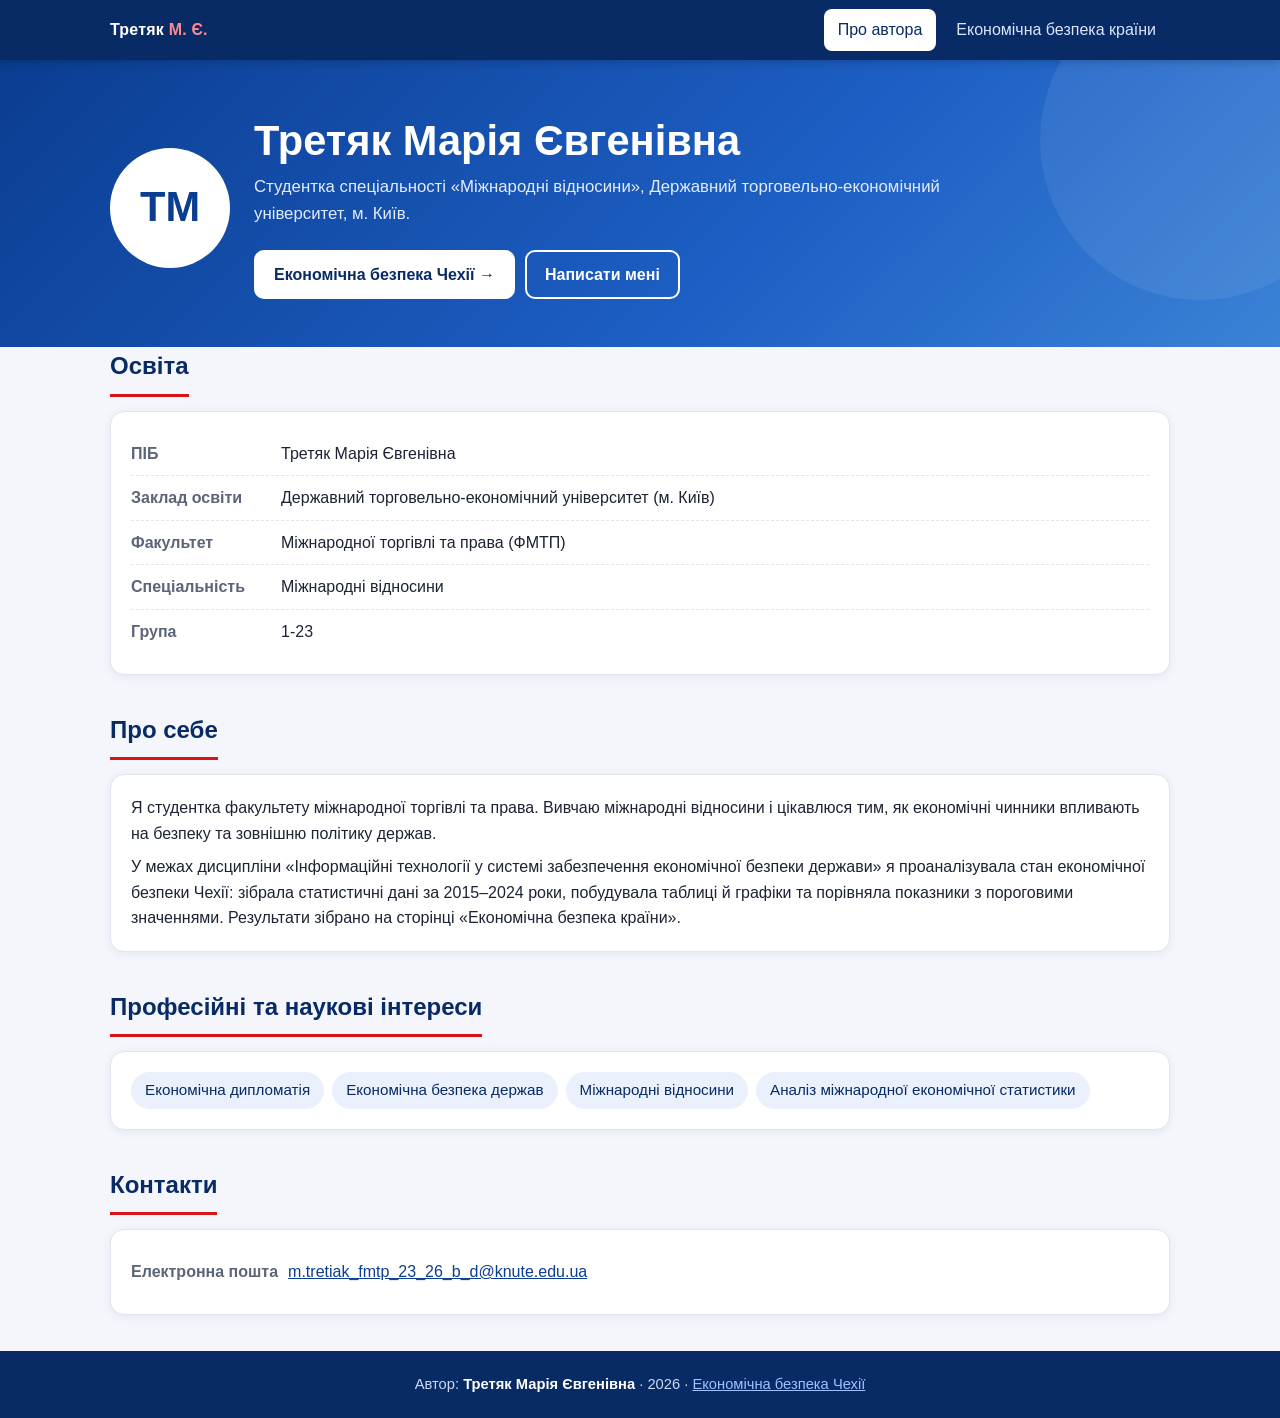
<file: index.html>
<!DOCTYPE html>
<html lang="uk">
<head>
  <meta charset="UTF-8">
  <meta name="viewport" content="width=device-width, initial-scale=1">
  <meta name="description" content="Сайт-візитівка Третяк Марії Євгенівни, студентки спеціальності «Міжнародні відносини»: інформація про автора та аналіз економічної безпеки Чехії.">
  <title>Третяк Марія Євгенівна — про автора</title>
  <link rel="stylesheet" href="style.css">
</head>
<body>
  <header class="site-header">
    <div class="container nav">
      <a class="brand" href="index.html">Третяк <span>М. Є.</span></a>
      <button class="nav-toggle" id="navToggle" aria-expanded="false" aria-controls="navLinks">☰ Меню</button>
      <ul class="nav-links" id="navLinks">
        <li><a class="active" href="index.html">Про автора</a></li>
        <li><a href="country.html">Економічна безпека країни</a></li>
      </ul>
    </div>
  </header>

  <div class="hero">
    <div class="container profile-hero">
      <div class="avatar" aria-hidden="true">ТМ</div>
      <div>
        <h1>Третяк Марія Євгенівна</h1>
        <p>Студентка спеціальності «Міжнародні відносини», Державний торговельно-економічний університет, м. Київ.</p>
        <div class="btns">
          <a class="btn primary" href="country.html">Економічна безпека Чехії →</a>
          <a class="btn" href="mailto:m.tretiak_fmtp_23_26_b_d@knute.edu.ua">Написати мені</a>
        </div>
      </div>
    </div>
  </div>

  <main class="container">
    <section>
      <h2>Освіта</h2>
      <div class="card">
        <ul class="info-list">
          <li><span class="k">ПІБ</span><span>Третяк Марія Євгенівна</span></li>
          <li><span class="k">Заклад освіти</span><span>Державний торговельно-економічний університет (м. Київ)</span></li>
          <li><span class="k">Факультет</span><span>Міжнародної торгівлі та права (ФМТП)</span></li>
          <li><span class="k">Спеціальність</span><span>Міжнародні відносини</span></li>
          <li><span class="k">Група</span><span>1-23</span></li>
        </ul>
      </div>
    </section>

    <section>
      <h2>Про себе</h2>
      <div class="card">
        <p>Я студентка факультету міжнародної торгівлі та права. Вивчаю міжнародні відносини і цікавлюся тим, як економічні чинники впливають на безпеку та зовнішню політику держав.</p>
        <p>У межах дисципліни «Інформаційні технології у системі забезпечення економічної безпеки держави» я проаналізувала стан економічної безпеки Чехії: зібрала статистичні дані за 2015–2024 роки, побудувала таблиці й графіки та порівняла показники з пороговими значеннями. Результати зібрано на сторінці «Економічна безпека країни».</p>
      </div>
    </section>

    <section>
      <h2>Професійні та наукові інтереси</h2>
      <div class="card">
        <ul class="tags">
          <li>Економічна дипломатія</li>
          <li>Економічна безпека держав</li>
          <li>Міжнародні відносини</li>
          <li>Аналіз міжнародної економічної статистики</li>
        </ul>
      </div>
    </section>

    <section>
      <h2>Контакти</h2>
      <div class="card">
        <ul class="info-list">
          <li><span class="k">Електронна пошта</span><span><a href="mailto:m.tretiak_fmtp_23_26_b_d@knute.edu.ua">m.tretiak_fmtp_23_26_b_d@knute.edu.ua</a></span></li>
        </ul>
      </div>
    </section>
  </main>

  <footer class="site-footer">
    <div class="container">Автор: <strong>Третяк Марія Євгенівна</strong> · 2026 · <a href="country.html" style="color:#9fc1ff">Економічна безпека Чехії</a></div>
  </footer>
  <script src="script.js"></script>
</body>
</html>
</file>
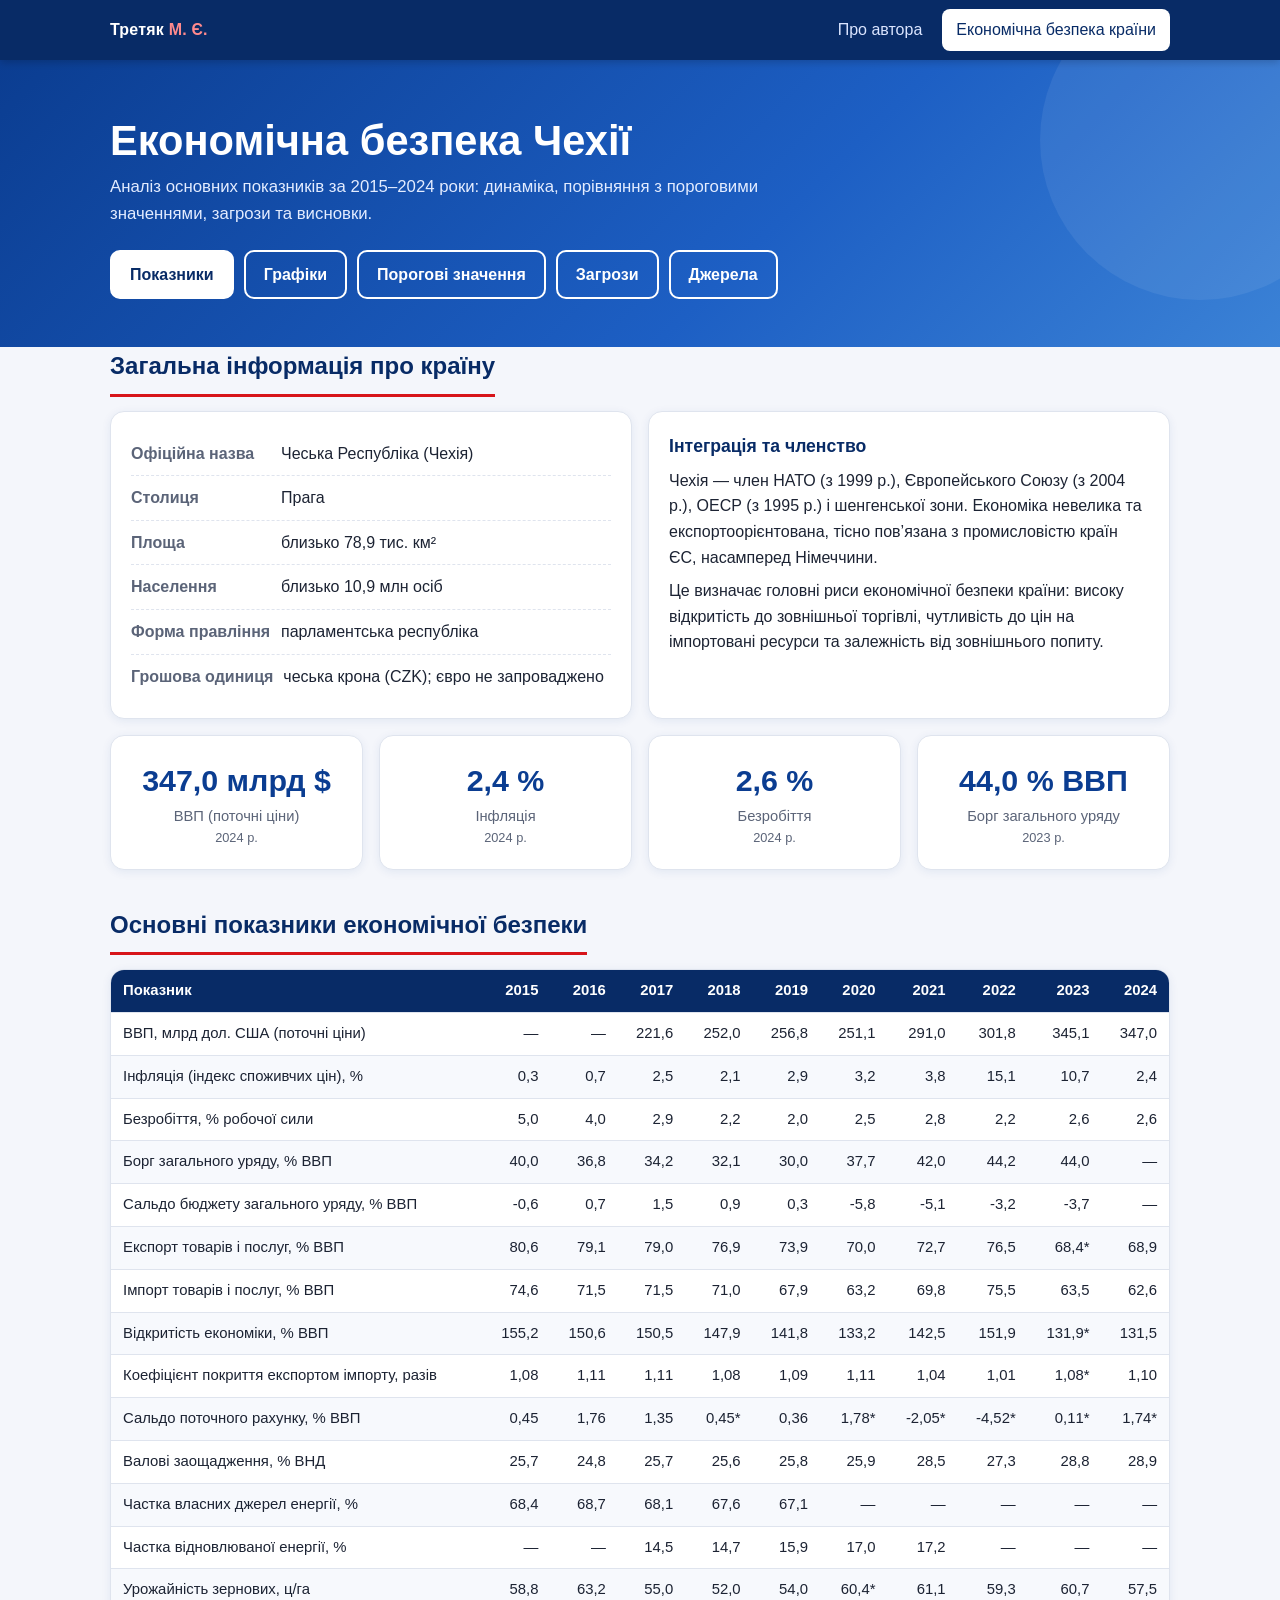
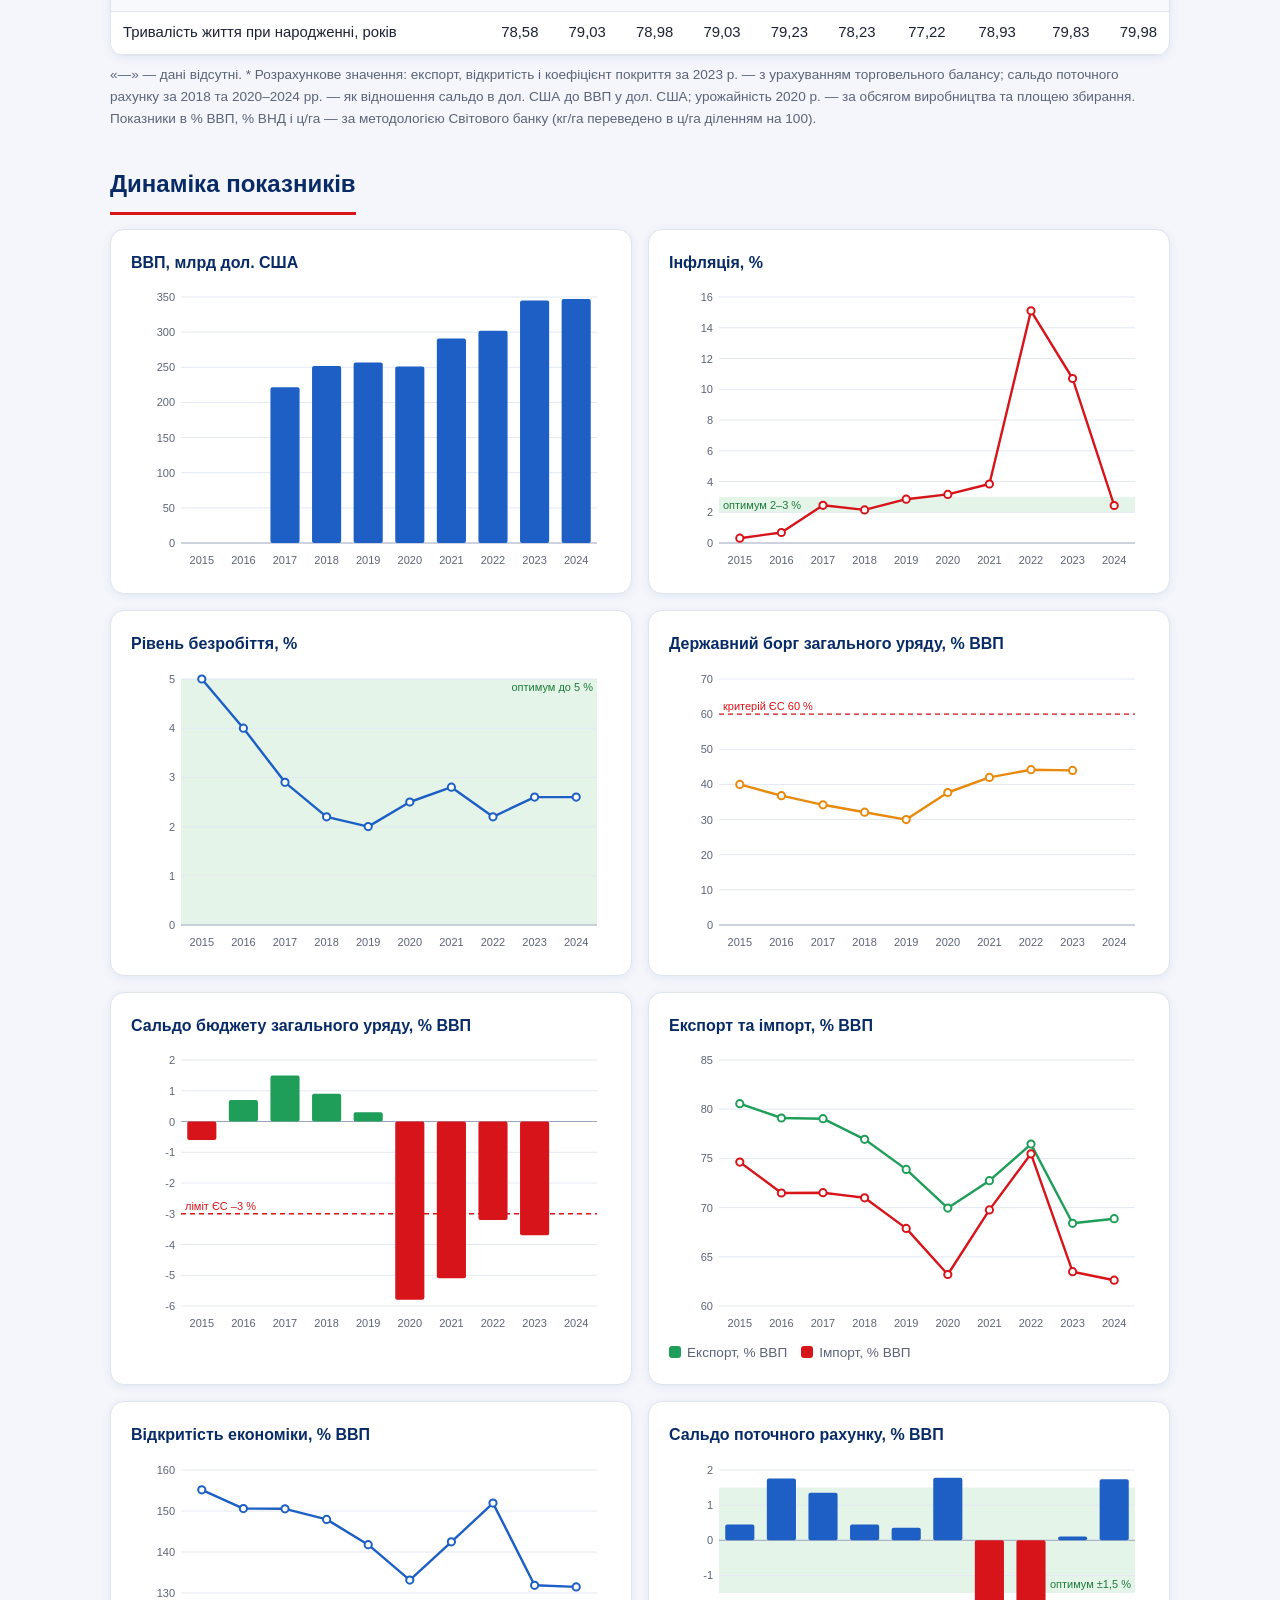
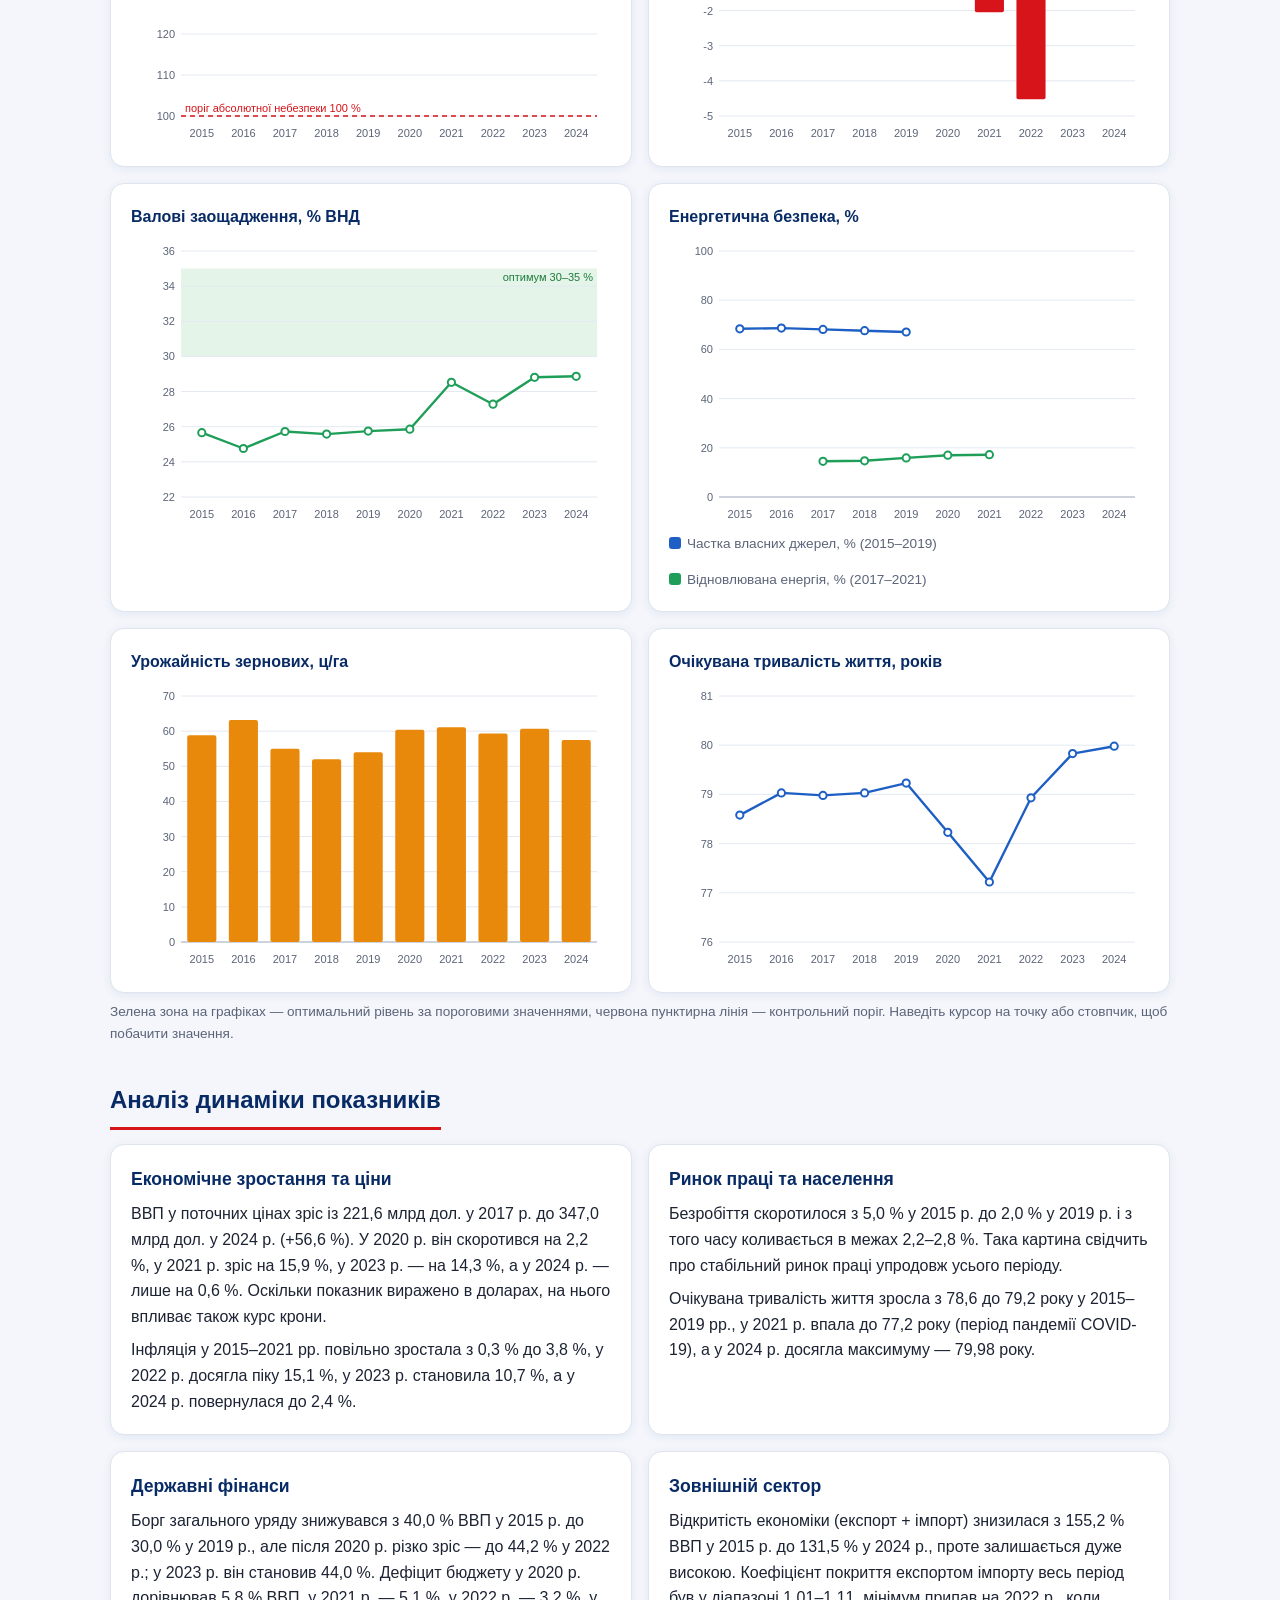
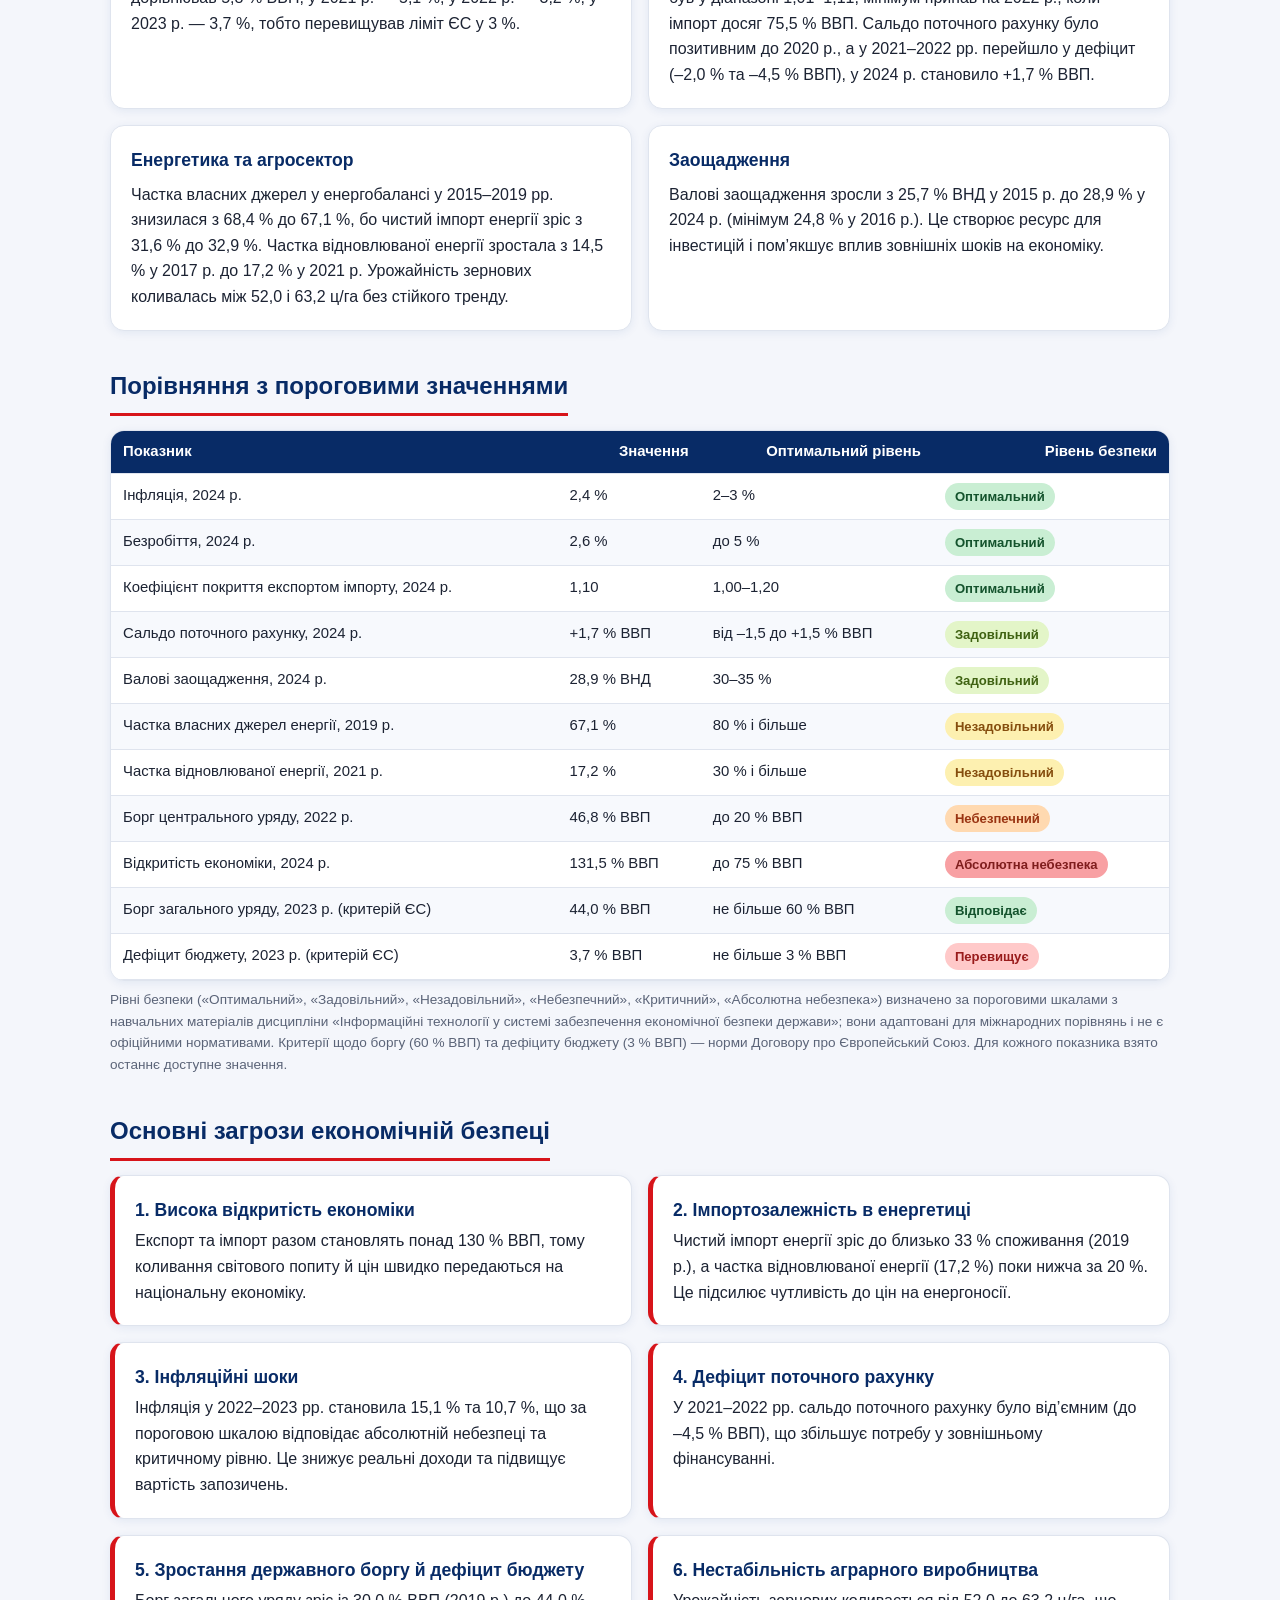
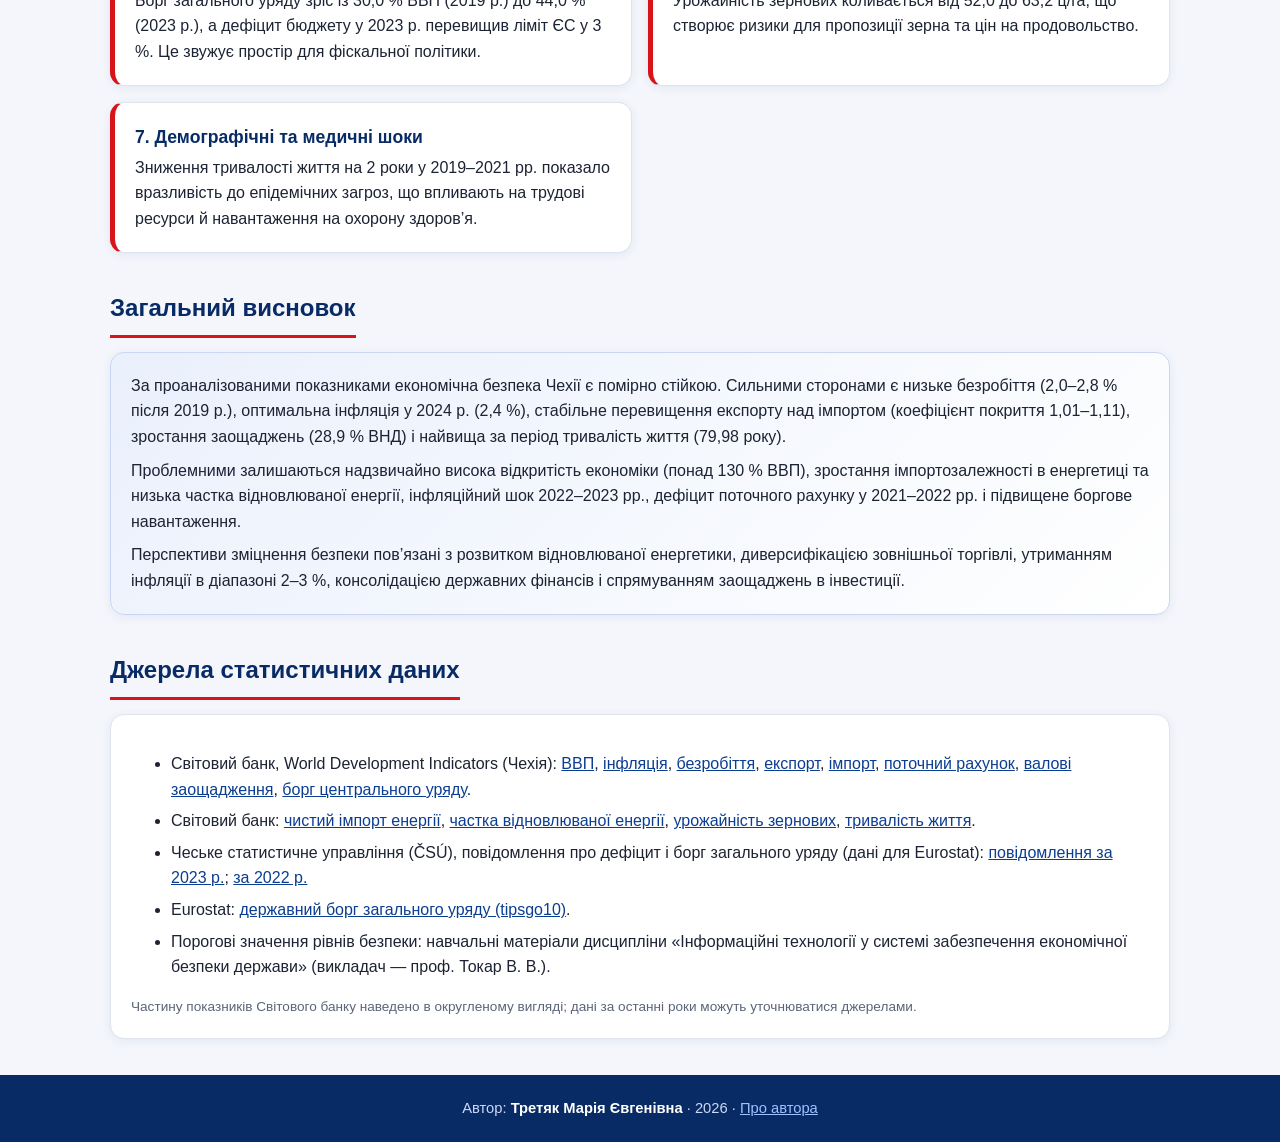
<file: country.html>
<!DOCTYPE html>
<html lang="uk">
<head>
  <meta charset="UTF-8">
  <meta name="viewport" content="width=device-width, initial-scale=1">
  <meta name="description" content="Аналіз економічної безпеки Чехії за 2015–2024 роки: ВВП, інфляція, безробіття, державний борг, зовнішня торгівля, енергетика, порівняння з пороговими значеннями.">
  <title>Економічна безпека Чехії — аналіз показників</title>
  <link rel="stylesheet" href="style.css">
</head>
<body>
  <header class="site-header">
    <div class="container nav">
      <a class="brand" href="index.html">Третяк <span>М. Є.</span></a>
      <button class="nav-toggle" id="navToggle" aria-expanded="false" aria-controls="navLinks">☰ Меню</button>
      <ul class="nav-links" id="navLinks">
        <li><a href="index.html">Про автора</a></li>
        <li><a class="active" href="country.html">Економічна безпека країни</a></li>
      </ul>
    </div>
  </header>

  <div class="hero">
    <div class="container">
      <h1>Економічна безпека Чехії</h1>
      <p>Аналіз основних показників за 2015–2024 роки: динаміка, порівняння з пороговими значеннями, загрози та висновки.</p>
      <div class="btns">
        <a class="btn primary" href="#indicators">Показники</a>
        <a class="btn" href="#charts">Графіки</a>
        <a class="btn" href="#thresholds">Порогові значення</a>
        <a class="btn" href="#threats">Загрози</a>
        <a class="btn" href="#sources">Джерела</a>
      </div>
    </div>
  </div>

  <main class="container">
    <section id="general">
      <h2>Загальна інформація про країну</h2>
      <div class="grid g2">
        <div class="card">
          <ul class="info-list">
            <li><span class="k">Офіційна назва</span><span>Чеська Республіка (Чехія)</span></li>
            <li><span class="k">Столиця</span><span>Прага</span></li>
            <li><span class="k">Площа</span><span>близько 78,9 тис. км²</span></li>
            <li><span class="k">Населення</span><span>близько 10,9 млн осіб</span></li>
            <li><span class="k">Форма правління</span><span>парламентська республіка</span></li>
            <li><span class="k">Грошова одиниця</span><span>чеська крона (CZK); євро не запроваджено</span></li>
          </ul>
        </div>
        <div class="card">
          <h3>Інтеграція та членство</h3>
          <p>Чехія — член НАТО (з 1999 р.), Європейського Союзу (з 2004 р.), ОЕСР (з 1995 р.) і шенгенської зони. Економіка невелика та експортоорієнтована, тісно пов’язана з промисловістю країн ЄС, насамперед Німеччини.</p>
          <p>Це визначає головні риси економічної безпеки країни: високу відкритість до зовнішньої торгівлі, чутливість до цін на імпортовані ресурси та залежність від зовнішнього попиту.</p>
        </div>
      </div>
      <div class="grid g4" style="margin-top:16px">
        <div class="card stat" id="st-gdp"><div class="v">—</div><div class="l">ВВП (поточні ціни)</div><div class="y"></div></div>
        <div class="card stat" id="st-infl"><div class="v">—</div><div class="l">Інфляція</div><div class="y"></div></div>
        <div class="card stat" id="st-unemp"><div class="v">—</div><div class="l">Безробіття</div><div class="y"></div></div>
        <div class="card stat" id="st-debt"><div class="v">—</div><div class="l">Борг загального уряду</div><div class="y"></div></div>
      </div>
    </section>

    <section id="indicators">
      <h2>Основні показники економічної безпеки</h2>
      <div class="table-wrap">
        <table id="dataTable" aria-label="Таблиця основних показників економічної безпеки Чехії за 2015–2024 роки"></table>
      </div>
      <p class="note">«—» — дані відсутні. * Розрахункове значення: експорт, відкритість і коефіцієнт покриття за 2023 р. — з урахуванням торговельного балансу; сальдо поточного рахунку за 2018 та 2020–2024 рр. — як відношення сальдо в дол. США до ВВП у дол. США; урожайність 2020 р. — за обсягом виробництва та площею збирання. Показники в % ВВП, % ВНД і ц/га — за методологією Світового банку (кг/га переведено в ц/га діленням на 100).</p>
    </section>

    <section id="charts">
      <h2>Динаміка показників</h2>
      <div class="grid g2">
        <div class="card chart-card"><h3>ВВП, млрд дол. США</h3><div class="chart" id="ch-gdp"></div></div>
        <div class="card chart-card"><h3>Інфляція, %</h3><div class="chart" id="ch-infl"></div></div>
        <div class="card chart-card"><h3>Рівень безробіття, %</h3><div class="chart" id="ch-unemp"></div></div>
        <div class="card chart-card"><h3>Державний борг загального уряду, % ВВП</h3><div class="chart" id="ch-debt"></div></div>
        <div class="card chart-card"><h3>Сальдо бюджету загального уряду, % ВВП</h3><div class="chart" id="ch-deficit"></div></div>
        <div class="card chart-card"><h3>Експорт та імпорт, % ВВП</h3><div class="chart" id="ch-trade"></div></div>
        <div class="card chart-card"><h3>Відкритість економіки, % ВВП</h3><div class="chart" id="ch-open"></div></div>
        <div class="card chart-card"><h3>Сальдо поточного рахунку, % ВВП</h3><div class="chart" id="ch-ca"></div></div>
        <div class="card chart-card"><h3>Валові заощадження, % ВНД</h3><div class="chart" id="ch-sav"></div></div>
        <div class="card chart-card"><h3>Енергетична безпека, %</h3><div class="chart" id="ch-energy"></div></div>
        <div class="card chart-card"><h3>Урожайність зернових, ц/га</h3><div class="chart" id="ch-cereal"></div></div>
        <div class="card chart-card"><h3>Очікувана тривалість життя, років</h3><div class="chart" id="ch-life"></div></div>
      </div>
      <p class="note">Зелена зона на графіках — оптимальний рівень за пороговими значеннями, червона пунктирна лінія — контрольний поріг. Наведіть курсор на точку або стовпчик, щоб побачити значення.</p>
    </section>

    <section id="dynamics">
      <h2>Аналіз динаміки показників</h2>
      <div class="grid g2">
        <div class="card">
          <h3>Економічне зростання та ціни</h3>
          <p>ВВП у поточних цінах зріс із 221,6 млрд дол. у 2017 р. до 347,0 млрд дол. у 2024 р. (+56,6 %). У 2020 р. він скоротився на 2,2 %, у 2021 р. зріс на 15,9 %, у 2023 р. — на 14,3 %, а у 2024 р. — лише на 0,6 %. Оскільки показник виражено в доларах, на нього впливає також курс крони.</p>
          <p>Інфляція у 2015–2021 рр. повільно зростала з 0,3 % до 3,8 %, у 2022 р. досягла піку 15,1 %, у 2023 р. становила 10,7 %, а у 2024 р. повернулася до 2,4 %.</p>
        </div>
        <div class="card">
          <h3>Ринок праці та населення</h3>
          <p>Безробіття скоротилося з 5,0 % у 2015 р. до 2,0 % у 2019 р. і з того часу коливається в межах 2,2–2,8 %. Така картина свідчить про стабільний ринок праці упродовж усього періоду.</p>
          <p>Очікувана тривалість життя зросла з 78,6 до 79,2 року у 2015–2019 рр., у 2021 р. впала до 77,2 року (період пандемії COVID-19), а у 2024 р. досягла максимуму — 79,98 року.</p>
        </div>
        <div class="card">
          <h3>Державні фінанси</h3>
          <p>Борг загального уряду знижувався з 40,0 % ВВП у 2015 р. до 30,0 % у 2019 р., але після 2020 р. різко зріс — до 44,2 % у 2022 р.; у 2023 р. він становив 44,0 %. Дефіцит бюджету у 2020 р. дорівнював 5,8 % ВВП, у 2021 р. — 5,1 %, у 2022 р. — 3,2 %, у 2023 р. — 3,7 %, тобто перевищував ліміт ЄС у 3 %.</p>
        </div>
        <div class="card">
          <h3>Зовнішній сектор</h3>
          <p>Відкритість економіки (експорт + імпорт) знизилася з 155,2 % ВВП у 2015 р. до 131,5 % у 2024 р., проте залишається дуже високою. Коефіцієнт покриття експортом імпорту весь період був у діапазоні 1,01–1,11, мінімум припав на 2022 р., коли імпорт досяг 75,5 % ВВП. Сальдо поточного рахунку було позитивним до 2020 р., а у 2021–2022 рр. перейшло у дефіцит (–2,0 % та –4,5 % ВВП), у 2024 р. становило +1,7 % ВВП.</p>
        </div>
        <div class="card">
          <h3>Енергетика та агросектор</h3>
          <p>Частка власних джерел у енергобалансі у 2015–2019 рр. знизилася з 68,4 % до 67,1 %, бо чистий імпорт енергії зріс з 31,6 % до 32,9 %. Частка відновлюваної енергії зростала з 14,5 % у 2017 р. до 17,2 % у 2021 р. Урожайність зернових коливалась між 52,0 і 63,2 ц/га без стійкого тренду.</p>
        </div>
        <div class="card">
          <h3>Заощадження</h3>
          <p>Валові заощадження зросли з 25,7 % ВНД у 2015 р. до 28,9 % у 2024 р. (мінімум 24,8 % у 2016 р.). Це створює ресурс для інвестицій і пом’якшує вплив зовнішніх шоків на економіку.</p>
        </div>
      </div>
    </section>

    <section id="thresholds">
      <h2>Порівняння з пороговими значеннями</h2>
      <div class="table-wrap">
        <table class="thr">
          <thead><tr><th>Показник</th><th>Значення</th><th>Оптимальний рівень</th><th>Рівень безпеки</th></tr></thead>
          <tbody>
            <tr><td>Інфляція, 2024 р.</td><td>2,4 %</td><td>2–3 %</td><td><span class="badge b-opt">Оптимальний</span></td></tr>
            <tr><td>Безробіття, 2024 р.</td><td>2,6 %</td><td>до 5 %</td><td><span class="badge b-opt">Оптимальний</span></td></tr>
            <tr><td>Коефіцієнт покриття експортом імпорту, 2024 р.</td><td>1,10</td><td>1,00–1,20</td><td><span class="badge b-opt">Оптимальний</span></td></tr>
            <tr><td>Сальдо поточного рахунку, 2024 р.</td><td>+1,7 % ВВП</td><td>від –1,5 до +1,5 % ВВП</td><td><span class="badge b-sat">Задовільний</span></td></tr>
            <tr><td>Валові заощадження, 2024 р.</td><td>28,9 % ВНД</td><td>30–35 %</td><td><span class="badge b-sat">Задовільний</span></td></tr>
            <tr><td>Частка власних джерел енергії, 2019 р.</td><td>67,1 %</td><td>80 % і більше</td><td><span class="badge b-uns">Незадовільний</span></td></tr>
            <tr><td>Частка відновлюваної енергії, 2021 р.</td><td>17,2 %</td><td>30 % і більше</td><td><span class="badge b-uns">Незадовільний</span></td></tr>
            <tr><td>Борг центрального уряду, 2022 р.</td><td>46,8 % ВВП</td><td>до 20 % ВВП</td><td><span class="badge b-dan">Небезпечний</span></td></tr>
            <tr><td>Відкритість економіки, 2024 р.</td><td>131,5 % ВВП</td><td>до 75 % ВВП</td><td><span class="badge b-abs">Абсолютна небезпека</span></td></tr>
            <tr><td>Борг загального уряду, 2023 р. (критерій ЄС)</td><td>44,0 % ВВП</td><td>не більше 60 % ВВП</td><td><span class="badge b-opt">Відповідає</span></td></tr>
            <tr><td>Дефіцит бюджету, 2023 р. (критерій ЄС)</td><td>3,7 % ВВП</td><td>не більше 3 % ВВП</td><td><span class="badge b-crit">Перевищує</span></td></tr>
          </tbody>
        </table>
      </div>
      <p class="note">Рівні безпеки («Оптимальний», «Задовільний», «Незадовільний», «Небезпечний», «Критичний», «Абсолютна небезпека») визначено за пороговими шкалами з навчальних матеріалів дисципліни «Інформаційні технології у системі забезпечення економічної безпеки держави»; вони адаптовані для міжнародних порівнянь і не є офіційними нормативами. Критерії щодо боргу (60 % ВВП) та дефіциту бюджету (3 % ВВП) — норми Договору про Європейський Союз. Для кожного показника взято останнє доступне значення.</p>
    </section>

    <section id="threats">
      <h2>Основні загрози економічній безпеці</h2>
      <div class="grid g2">
        <div class="card threat"><h3>1. Висока відкритість економіки</h3><p>Експорт та імпорт разом становлять понад 130 % ВВП, тому коливання світового попиту й цін швидко передаються на національну економіку.</p></div>
        <div class="card threat"><h3>2. Імпортозалежність в енергетиці</h3><p>Чистий імпорт енергії зріс до близько 33 % споживання (2019 р.), а частка відновлюваної енергії (17,2 %) поки нижча за 20 %. Це підсилює чутливість до цін на енергоносії.</p></div>
        <div class="card threat"><h3>3. Інфляційні шоки</h3><p>Інфляція у 2022–2023 рр. становила 15,1 % та 10,7 %, що за пороговою шкалою відповідає абсолютній небезпеці та критичному рівню. Це знижує реальні доходи та підвищує вартість запозичень.</p></div>
        <div class="card threat"><h3>4. Дефіцит поточного рахунку</h3><p>У 2021–2022 рр. сальдо поточного рахунку було від’ємним (до –4,5 % ВВП), що збільшує потребу у зовнішньому фінансуванні.</p></div>
        <div class="card threat"><h3>5. Зростання державного боргу й дефіцит бюджету</h3><p>Борг загального уряду зріс із 30,0 % ВВП (2019 р.) до 44,0 % (2023 р.), а дефіцит бюджету у 2023 р. перевищив ліміт ЄС у 3 %. Це звужує простір для фіскальної політики.</p></div>
        <div class="card threat"><h3>6. Нестабільність аграрного виробництва</h3><p>Урожайність зернових коливається від 52,0 до 63,2 ц/га, що створює ризики для пропозиції зерна та цін на продовольство.</p></div>
        <div class="card threat"><h3>7. Демографічні та медичні шоки</h3><p>Зниження тривалості життя на 2 роки у 2019–2021 рр. показало вразливість до епідемічних загроз, що впливають на трудові ресурси й навантаження на охорону здоров’я.</p></div>
      </div>
    </section>

    <section id="conclusion">
      <h2>Загальний висновок</h2>
      <div class="card conclusion">
        <p>За проаналізованими показниками економічна безпека Чехії є помірно стійкою. Сильними сторонами є низьке безробіття (2,0–2,8 % після 2019 р.), оптимальна інфляція у 2024 р. (2,4 %), стабільне перевищення експорту над імпортом (коефіцієнт покриття 1,01–1,11), зростання заощаджень (28,9 % ВНД) і найвища за період тривалість життя (79,98 року).</p>
        <p>Проблемними залишаються надзвичайно висока відкритість економіки (понад 130 % ВВП), зростання імпортозалежності в енергетиці та низька частка відновлюваної енергії, інфляційний шок 2022–2023 рр., дефіцит поточного рахунку у 2021–2022 рр. і підвищене боргове навантаження.</p>
        <p>Перспективи зміцнення безпеки пов’язані з розвитком відновлюваної енергетики, диверсифікацією зовнішньої торгівлі, утриманням інфляції в діапазоні 2–3 %, консолідацією державних фінансів і спрямуванням заощаджень в інвестиції.</p>
      </div>
    </section>

    <section id="sources">
      <h2>Джерела статистичних даних</h2>
      <div class="card">
        <ul class="sources">
          <li>Світовий банк, World Development Indicators (Чехія): <a href="https://data.worldbank.org/indicator/NY.GDP.MKTP.CD?locations=CZ" target="_blank" rel="noopener">ВВП</a>, <a href="https://data.worldbank.org/indicator/FP.CPI.TOTL.ZG?locations=CZ" target="_blank" rel="noopener">інфляція</a>, <a href="https://data.worldbank.org/indicator/SL.UEM.TOTL.ZS?locations=CZ" target="_blank" rel="noopener">безробіття</a>, <a href="https://data.worldbank.org/indicator/NE.EXP.GNFS.ZS?locations=CZ" target="_blank" rel="noopener">експорт</a>, <a href="https://data.worldbank.org/indicator/NE.IMP.GNFS.ZS?locations=CZ" target="_blank" rel="noopener">імпорт</a>, <a href="https://data.worldbank.org/indicator/BN.CAB.XOKA.GD.ZS?locations=CZ" target="_blank" rel="noopener">поточний рахунок</a>, <a href="https://data.worldbank.org/indicator/NY.GNS.ICTR.GN.ZS?locations=CZ" target="_blank" rel="noopener">валові заощадження</a>, <a href="https://data.worldbank.org/indicator/GC.DOD.TOTL.GD.ZS?locations=CZ" target="_blank" rel="noopener">борг центрального уряду</a>.</li>
          <li>Світовий банк: <a href="https://data.worldbank.org/indicator/EG.IMP.CONS.ZS?locations=CZ" target="_blank" rel="noopener">чистий імпорт енергії</a>, <a href="https://data.worldbank.org/indicator/EG.FEC.RNEW.ZS?locations=CZ" target="_blank" rel="noopener">частка відновлюваної енергії</a>, <a href="https://data.worldbank.org/indicator/AG.YLD.CREL.KG?locations=CZ" target="_blank" rel="noopener">урожайність зернових</a>, <a href="https://data.worldbank.org/indicator/SP.DYN.LE00.IN?locations=CZ" target="_blank" rel="noopener">тривалість життя</a>.</li>
          <li>Чеське статистичне управління (ČSÚ), повідомлення про дефіцит і борг загального уряду (дані для Eurostat): <a href="https://csu.gov.cz/csu/czso/ari/notification-of-government-deficit-and-debt-2023-first-notification-data-notified-by-eurostat" target="_blank" rel="noopener">повідомлення за 2023 р.</a>; <a href="https://www.czso.cz/csu/czso/ari/notification-of-government-deficit-and-debt-2022-second-notification-data-sent-to-eurostat" target="_blank" rel="noopener">за 2022 р.</a></li>
          <li>Eurostat: <a href="https://ec.europa.eu/eurostat/databrowser/view/tipsgo10/default/table?lang=en" target="_blank" rel="noopener">державний борг загального уряду (tipsgo10)</a>.</li>
          <li>Порогові значення рівнів безпеки: навчальні матеріали дисципліни «Інформаційні технології у системі забезпечення економічної безпеки держави» (викладач — проф. Токар В. В.).</li>
        </ul>
        <p class="note">Частину показників Світового банку наведено в округленому вигляді; дані за останні роки можуть уточнюватися джерелами.</p>
      </div>
    </section>
  </main>

  <footer class="site-footer">
    <div class="container">Автор: <strong>Третяк Марія Євгенівна</strong> · 2026 · <a href="index.html" style="color:#9fc1ff">Про автора</a></div>
  </footer>
  <script src="script.js"></script>
</body>
</html>
</file>
<file: style.css>
:root{
  --blue:#0b3d91; --blue-dark:#082b66; --red:#d7141a; --bg:#f4f6fb; --card:#ffffff;
  --text:#1c2333; --muted:#5b6478; --line:#dfe4ee; --radius:14px;
  --shadow:0 2px 10px rgba(11,61,145,.08);
}
*{box-sizing:border-box}
html{scroll-behavior:smooth}
body{margin:0;font-family:"Segoe UI",Roboto,"Helvetica Neue",Arial,sans-serif;color:var(--text);background:var(--bg);line-height:1.6}
a{color:var(--blue)}
img,svg{max-width:100%}
.container{width:100%;max-width:1100px;margin:0 auto;padding:0 20px}

/* header / nav */
.site-header{background:var(--blue-dark);color:#fff;position:sticky;top:0;z-index:50;box-shadow:0 2px 8px rgba(0,0,0,.2)}
.nav{display:flex;align-items:center;justify-content:space-between;min-height:60px}
.brand{color:#fff;text-decoration:none;font-weight:700;letter-spacing:.2px}
.brand span{color:#ff8a8d}
.nav-links{display:flex;gap:6px;list-style:none;margin:0;padding:0}
.nav-links a{display:block;color:#dbe5ff;text-decoration:none;padding:8px 14px;border-radius:8px;font-weight:500}
.nav-links a:hover{background:rgba(255,255,255,.12);color:#fff}
.nav-links a.active{background:#fff;color:var(--blue-dark)}
.nav-toggle{display:none;background:none;border:1px solid rgba(255,255,255,.4);color:#fff;border-radius:8px;padding:6px 12px;font-size:1rem;cursor:pointer}

/* hero */
.hero{background:linear-gradient(135deg,var(--blue) 0%,#1d5fc4 60%,#3b82d6 100%);color:#fff;padding:56px 0 48px;position:relative;overflow:hidden}
.hero::after{content:"";position:absolute;right:-80px;top:-80px;width:320px;height:320px;border-radius:50%;background:rgba(255,255,255,.07)}
.hero h1{margin:0 0 8px;font-size:clamp(1.7rem,4.5vw,2.6rem);line-height:1.2}
.hero p{margin:0;max-width:720px;color:#e3ecff;font-size:1.05rem}
.hero .btns{margin-top:22px;display:flex;flex-wrap:wrap;gap:10px}
.btn{display:inline-block;padding:10px 18px;border-radius:10px;text-decoration:none;font-weight:600;border:2px solid #fff;color:#fff}
.btn.primary{background:#fff;color:var(--blue-dark)}
.btn:hover{transform:translateY(-1px);box-shadow:0 4px 12px rgba(0,0,0,.2)}
.profile-hero{display:flex;gap:24px;align-items:center;flex-wrap:wrap}
.avatar{width:120px;height:120px;border-radius:50%;background:#fff;color:var(--blue);display:flex;align-items:center;justify-content:center;font-size:2.6rem;font-weight:700;border:5px solid rgba(255,255,255,.45);flex:0 0 auto}

/* sections & cards */
main{padding:32px 0 48px}
section{margin-bottom:36px}
h2{font-size:1.5rem;margin:0 0 14px;color:var(--blue-dark);padding-bottom:8px;border-bottom:3px solid var(--red);display:inline-block}
h3{margin:0 0 8px;font-size:1.1rem;color:var(--blue-dark)}
.grid{display:grid;gap:16px}
.g2{grid-template-columns:repeat(2,1fr)}
.g3{grid-template-columns:repeat(3,1fr)}
.g4{grid-template-columns:repeat(4,1fr)}
.card{background:var(--card);border-radius:var(--radius);padding:20px;box-shadow:var(--shadow);border:1px solid var(--line)}
.card p{margin:0 0 8px}
.card p:last-child{margin-bottom:0}
.info-list{list-style:none;padding:0;margin:0}
.info-list li{padding:9px 0;border-bottom:1px dashed var(--line);display:flex;gap:10px;flex-wrap:wrap}
.info-list li:last-child{border-bottom:none}
.info-list .k{font-weight:600;color:var(--muted);min-width:140px}
.tags{display:flex;flex-wrap:wrap;gap:8px;list-style:none;padding:0;margin:0}
.tags li{background:#eaf0fc;color:var(--blue-dark);border-radius:999px;padding:6px 14px;font-weight:500;font-size:.95rem}

/* stat tiles */
.stat{text-align:center}
.stat .v{font-size:1.9rem;font-weight:700;color:var(--blue)}
.stat .l{color:var(--muted);font-size:.92rem}
.stat .y{color:var(--muted);font-size:.8rem}

/* tables */
.table-wrap{overflow-x:auto;background:var(--card);border-radius:var(--radius);box-shadow:var(--shadow);border:1px solid var(--line)}
table{border-collapse:collapse;width:100%;font-size:.93rem}
th,td{padding:9px 12px;text-align:right;border-bottom:1px solid var(--line);white-space:nowrap}
th:first-child,td:first-child{text-align:left;position:sticky;left:0;background:#fff;white-space:normal;min-width:210px}
thead th{background:var(--blue-dark);color:#fff;position:sticky;top:0}
thead th:first-child{background:var(--blue-dark)}
tbody tr:nth-child(even) td{background:#f7f9fd}
tbody tr:nth-child(even) td:first-child{background:#f7f9fd}
tbody tr:hover td{background:#eaf0fc}
.thr td{white-space:normal;text-align:left}
.thr td:first-child{min-width:170px}
.note{font-size:.85rem;color:var(--muted);margin-top:8px}

/* badges */
.badge{display:inline-block;padding:3px 10px;border-radius:999px;font-weight:600;font-size:.82rem;white-space:nowrap}
.b-opt{background:#c9eed3;color:#14532d}
.b-sat{background:#e3f5c8;color:#3f6212}
.b-uns{background:#fdf0b0;color:#854d0e}
.b-dan{background:#ffd9b0;color:#9a3412}
.b-crit{background:#ffc9c9;color:#991b1b}
.b-abs{background:#f8a0a3;color:#7f1d1d}

/* charts */
.chart-card h3{font-size:1rem}
.chart{width:100%;min-height:240px}
.chart svg{display:block;width:100%;height:auto}
.legend{display:flex;flex-wrap:wrap;gap:14px;font-size:.85rem;color:var(--muted);margin-top:6px}
.legend i{display:inline-block;width:12px;height:12px;border-radius:3px;margin-right:6px;vertical-align:-1px}
.chart-note{font-size:.82rem;color:var(--muted);margin:6px 0 0}

/* threats */
.threat{border-left:5px solid var(--red)}
.threat h3{margin-bottom:4px}
.threat .meta{font-size:.88rem;color:var(--muted)}
.conclusion{background:linear-gradient(135deg,#eaf0fc,#fff);border:1px solid #c9d7f3}
.sources li{margin-bottom:6px;word-break:break-word}

/* footer */
.site-footer{background:var(--blue-dark);color:#cdd9f5;padding:22px 0;text-align:center;font-size:.92rem}
.site-footer strong{color:#fff}

/* responsive */
@media (max-width:900px){
  .g3,.g4{grid-template-columns:repeat(2,1fr)}
}
@media (max-width:700px){
  .nav-toggle{display:block}
  .nav-links{display:none;position:absolute;left:0;right:0;top:60px;background:var(--blue-dark);flex-direction:column;padding:10px 20px 16px;gap:4px}
  .nav-links.open{display:flex}
  .g2,.g3,.g4{grid-template-columns:1fr}
  .hero{padding:40px 0 34px}
  .avatar{width:96px;height:96px;font-size:2rem}
  .info-list .k{min-width:100%}
  th,td{padding:8px 9px;font-size:.85rem}
}
</file>
